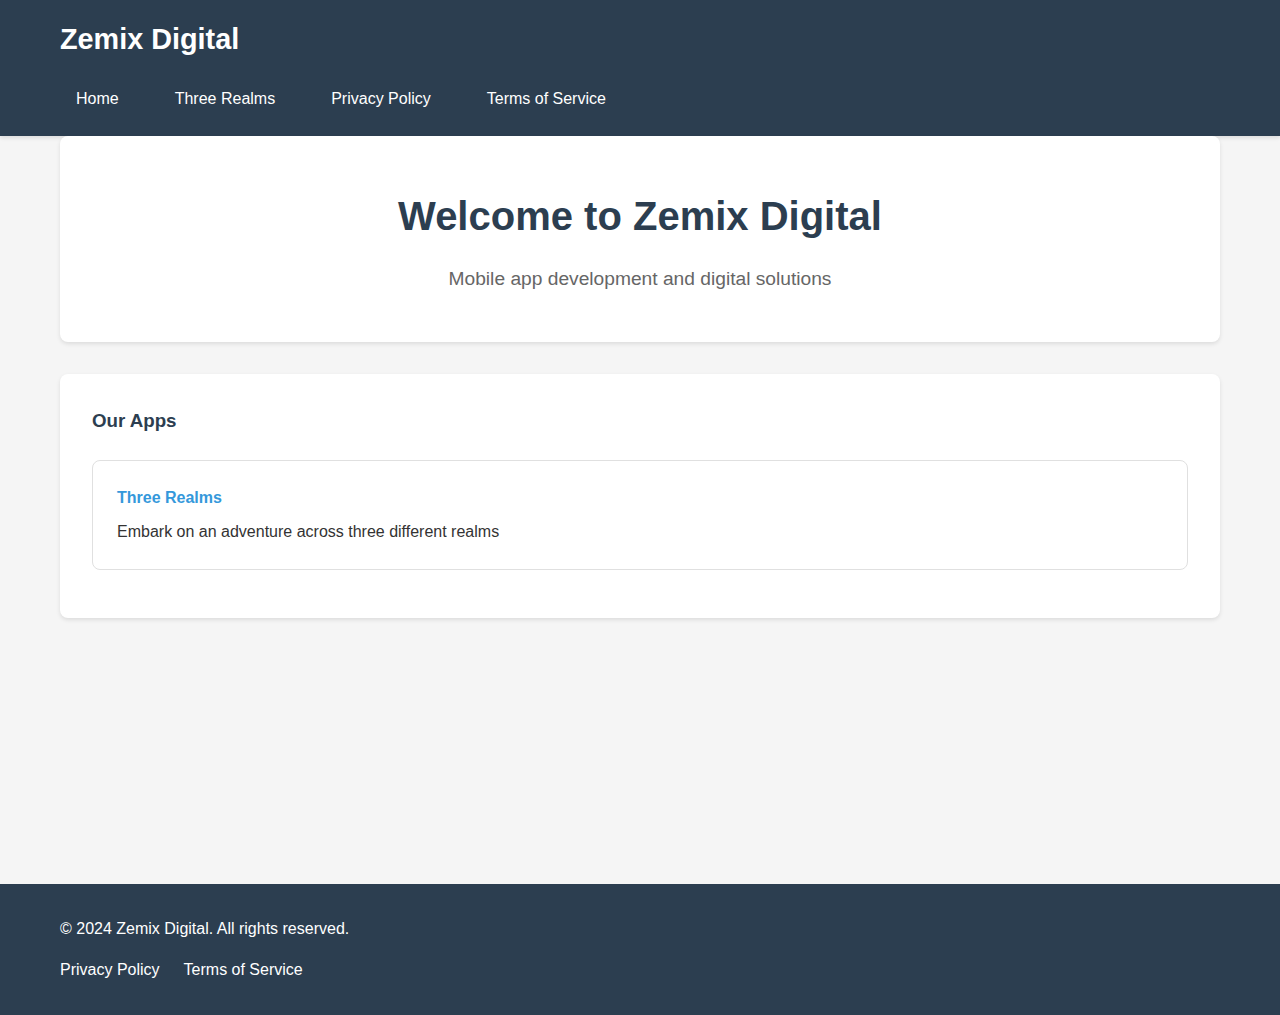
<file: index.html>
<!DOCTYPE html>
<html lang="en">
<head>
    <meta charset="UTF-8">
    <meta name="viewport" content="width=device-width, initial-scale=1.0">
    <title>Zemix Digital</title>
    <link rel="stylesheet" href="styles.css">
</head>
<body>
    <header>
        <div class="container">
            <h1>Zemix Digital</h1>
            <nav>
                <a href="index.html">Home</a>
                <a href="three-realms.html">Three Realms</a>
                <a href="privacy-policy.html">Privacy Policy</a>
                <a href="terms-of-service.html">Terms of Service</a>
            </nav>
        </div>
    </header>

    <main class="container">
        <section class="hero">
            <h2>Welcome to Zemix Digital</h2>
            <p>Mobile app development and digital solutions</p>
        </section>

        <section class="content">
            <h3>Our Apps</h3>
            <div class="app-card">
                <h4><a href="three-realms.html">Three Realms</a></h4>
                <p>Embark on an adventure across three different realms</p>
            </div>
        </section>
    </main>

    <footer>
        <div class="container">
            <p>&copy; 2024 Zemix Digital. All rights reserved.</p>
            <div class="footer-links">
                <a href="privacy-policy.html">Privacy Policy</a>
                <a href="terms-of-service.html">Terms of Service</a>
            </div>
        </div>
    </footer>
</body>
</html>
</file>
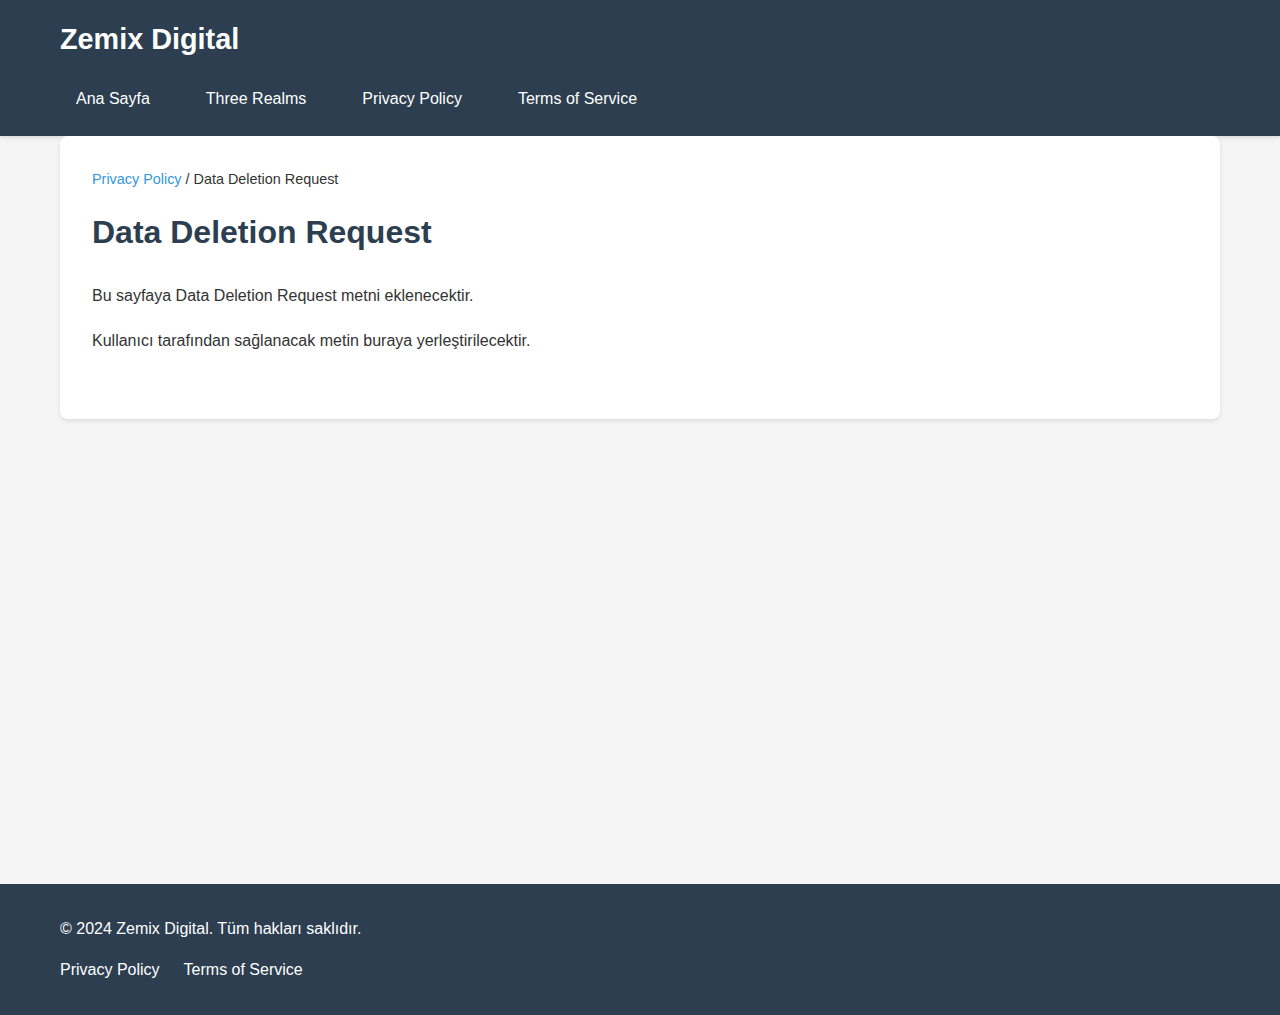
<file: data-deletion-request.html>
<!DOCTYPE html>
<html lang="tr">
<head>
    <meta charset="UTF-8">
    <meta name="viewport" content="width=device-width, initial-scale=1.0">
    <title>Data Deletion Request - Zemix Digital</title>
    <link rel="stylesheet" href="styles.css">
</head>
<body>
    <header>
        <div class="container">
            <h1>Zemix Digital</h1>
            <nav>
                <a href="index.html">Ana Sayfa</a>
                <a href="three-realms.html">Three Realms</a>
                <a href="privacy-policy.html">Privacy Policy</a>
                <a href="terms-of-service.html">Terms of Service</a>
            </nav>
        </div>
    </header>

    <main class="container">
        <section class="page-content">
            <nav class="breadcrumb">
                <a href="privacy-policy.html">Privacy Policy</a> / Data Deletion Request
            </nav>
            <h2>Data Deletion Request</h2>
            <div class="content-text">
                <p>Bu sayfaya Data Deletion Request metni eklenecektir.</p>
                <p>Kullanıcı tarafından sağlanacak metin buraya yerleştirilecektir.</p>
            </div>
        </section>
    </main>

    <footer>
        <div class="container">
            <p>&copy; 2024 Zemix Digital. Tüm hakları saklıdır.</p>
            <div class="footer-links">
                <a href="privacy-policy.html">Privacy Policy</a>
                <a href="terms-of-service.html">Terms of Service</a>
            </div>
        </div>
    </footer>
</body>
</html>
</file>
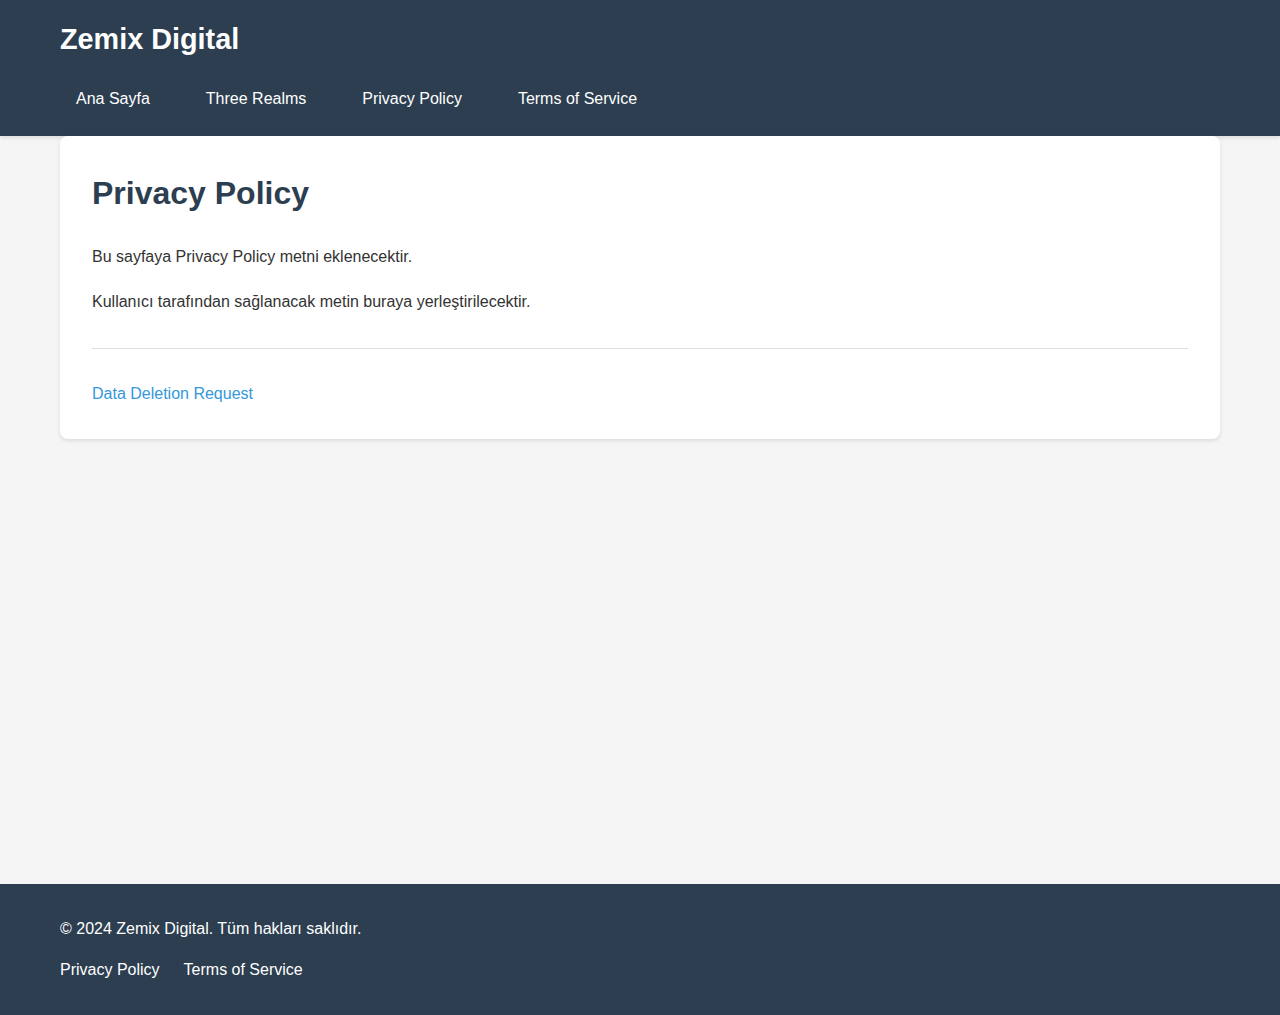
<file: privacy-policy.html>
<!DOCTYPE html>
<html lang="tr">
<head>
    <meta charset="UTF-8">
    <meta name="viewport" content="width=device-width, initial-scale=1.0">
    <title>Privacy Policy - Zemix Digital</title>
    <link rel="stylesheet" href="styles.css">
</head>
<body>
    <header>
        <div class="container">
            <h1>Zemix Digital</h1>
            <nav>
                <a href="index.html">Ana Sayfa</a>
                <a href="three-realms.html">Three Realms</a>
                <a href="privacy-policy.html">Privacy Policy</a>
                <a href="terms-of-service.html">Terms of Service</a>
            </nav>
        </div>
    </header>

    <main class="container">
        <section class="page-content">
            <h2>Privacy Policy</h2>
            <div class="content-text">
                <p>Bu sayfaya Privacy Policy metni eklenecektir.</p>
                <p>Kullanıcı tarafından sağlanacak metin buraya yerleştirilecektir.</p>
            </div>
            
            <div class="sub-page-link">
                <a href="data-deletion-request.html">Data Deletion Request</a>
            </div>
        </section>
    </main>

    <footer>
        <div class="container">
            <p>&copy; 2024 Zemix Digital. Tüm hakları saklıdır.</p>
            <div class="footer-links">
                <a href="privacy-policy.html">Privacy Policy</a>
                <a href="terms-of-service.html">Terms of Service</a>
            </div>
        </div>
    </footer>
</body>
</html>
</file>
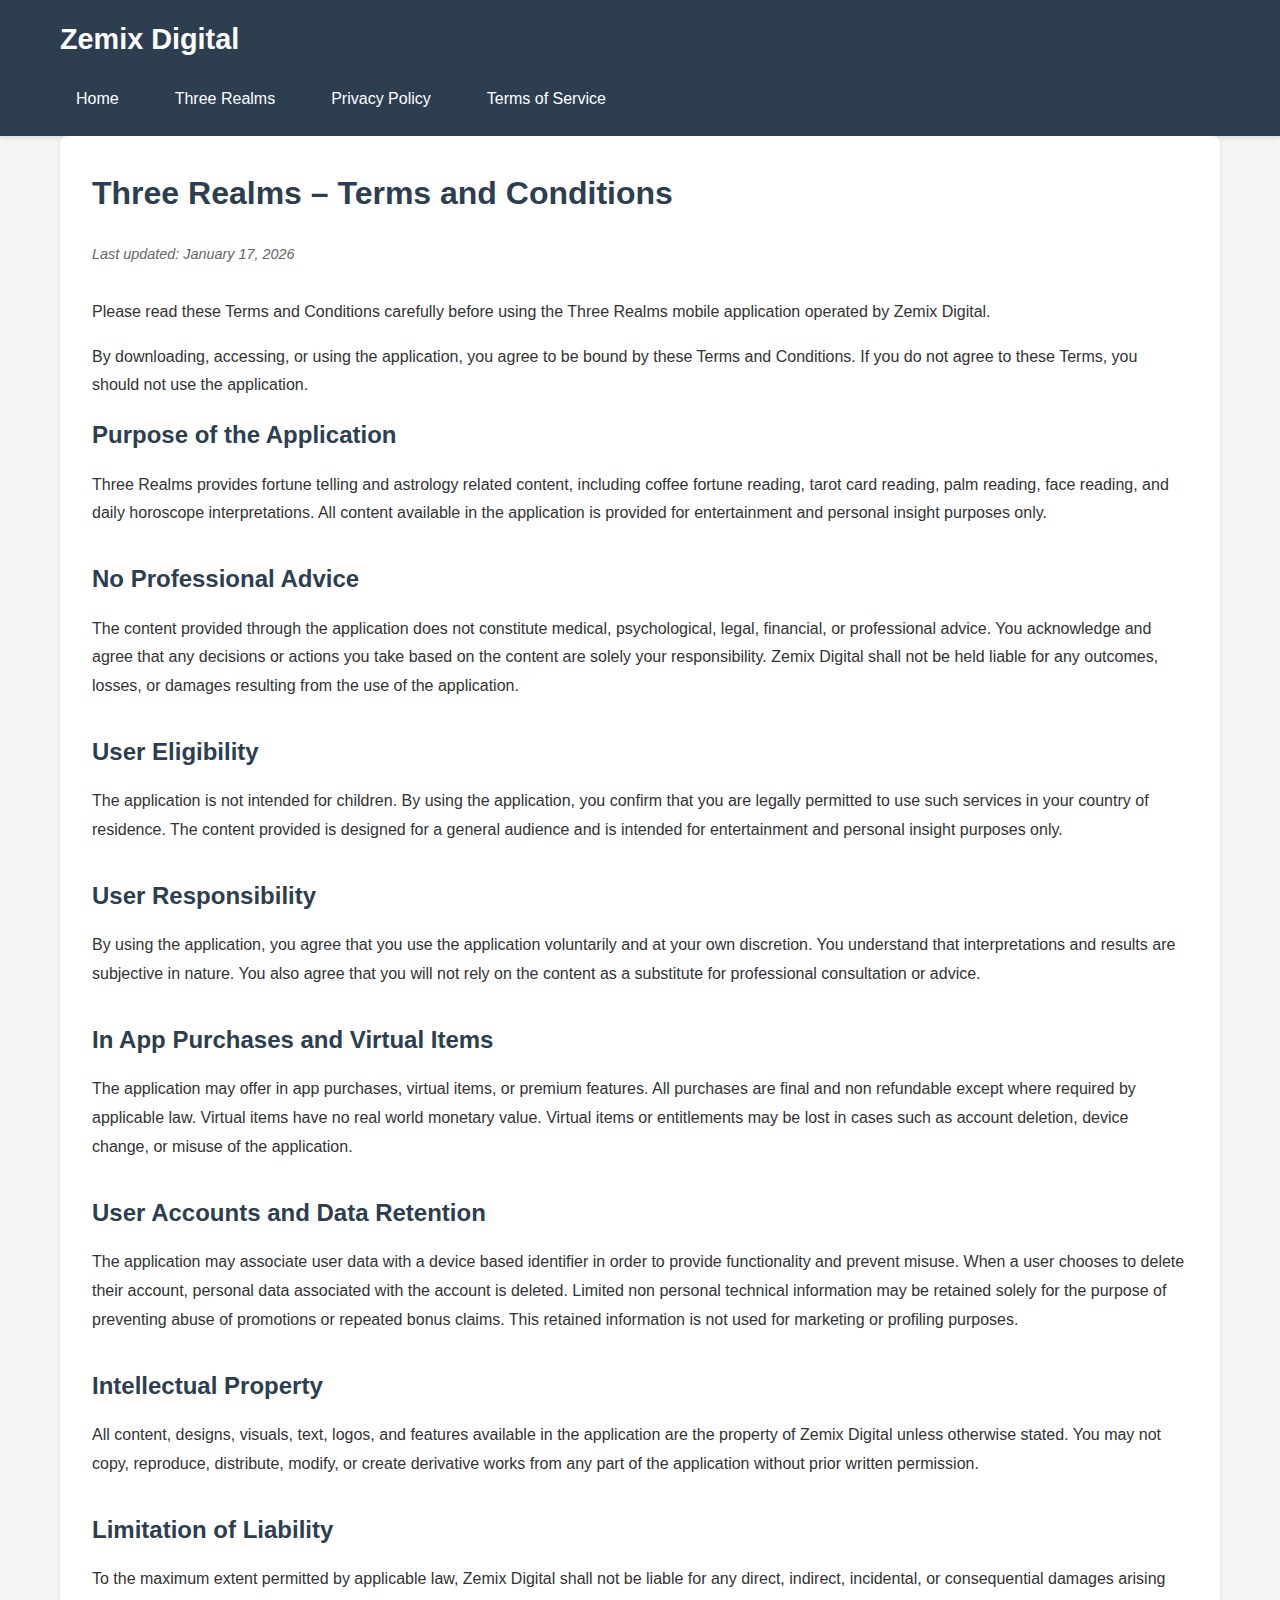
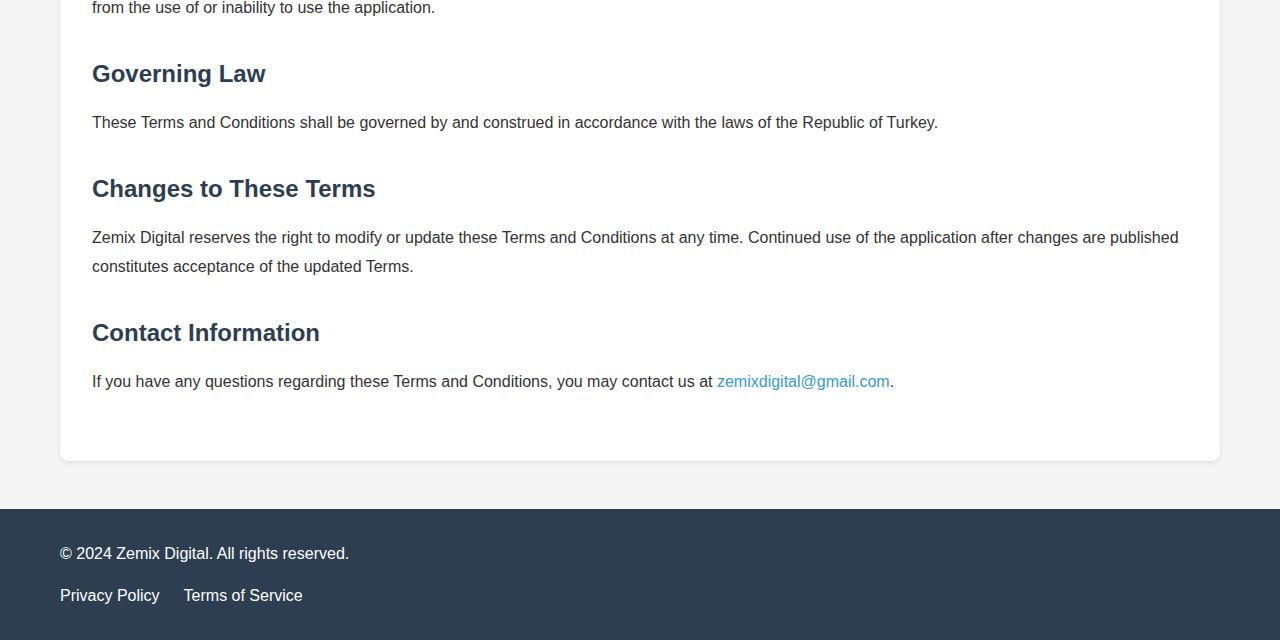
<file: terms-of-service.html>
<!DOCTYPE html>
<html lang="en">
<head>
    <meta charset="UTF-8">
    <meta name="viewport" content="width=device-width, initial-scale=1.0">
    <title>Terms of Service - Zemix Digital</title>
    <link rel="stylesheet" href="styles.css">
</head>
<body>
    <header>
        <div class="container">
            <h1>Zemix Digital</h1>
            <nav>
                <a href="index.html">Home</a>
                <a href="three-realms.html">Three Realms</a>
                <a href="privacy-policy.html">Privacy Policy</a>
                <a href="terms-of-service.html">Terms of Service</a>
            </nav>
        </div>
    </header>

    <main class="container">
        <section class="page-content">
            <h2>Three Realms – Terms and Conditions</h2>
            <p class="last-updated">Last updated: January 17, 2026</p>
            
            <div class="content-text">
                <p>Please read these Terms and Conditions carefully before using the Three Realms mobile application operated by Zemix Digital.</p>
                <p>By downloading, accessing, or using the application, you agree to be bound by these Terms and Conditions. If you do not agree to these Terms, you should not use the application.</p>

                <h3>Purpose of the Application</h3>
                <p>Three Realms provides fortune telling and astrology related content, including coffee fortune reading, tarot card reading, palm reading, face reading, and daily horoscope interpretations. All content available in the application is provided for entertainment and personal insight purposes only.</p>

                <h3>No Professional Advice</h3>
                <p>The content provided through the application does not constitute medical, psychological, legal, financial, or professional advice. You acknowledge and agree that any decisions or actions you take based on the content are solely your responsibility. Zemix Digital shall not be held liable for any outcomes, losses, or damages resulting from the use of the application.</p>

                <h3>User Eligibility</h3>
                <p>The application is not intended for children. By using the application, you confirm that you are legally permitted to use such services in your country of residence. The content provided is designed for a general audience and is intended for entertainment and personal insight purposes only.</p>

                <h3>User Responsibility</h3>
                <p>By using the application, you agree that you use the application voluntarily and at your own discretion. You understand that interpretations and results are subjective in nature. You also agree that you will not rely on the content as a substitute for professional consultation or advice.</p>

                <h3>In App Purchases and Virtual Items</h3>
                <p>The application may offer in app purchases, virtual items, or premium features. All purchases are final and non refundable except where required by applicable law. Virtual items have no real world monetary value. Virtual items or entitlements may be lost in cases such as account deletion, device change, or misuse of the application.</p>

                <h3>User Accounts and Data Retention</h3>
                <p>The application may associate user data with a device based identifier in order to provide functionality and prevent misuse. When a user chooses to delete their account, personal data associated with the account is deleted. Limited non personal technical information may be retained solely for the purpose of preventing abuse of promotions or repeated bonus claims. This retained information is not used for marketing or profiling purposes.</p>

                <h3>Intellectual Property</h3>
                <p>All content, designs, visuals, text, logos, and features available in the application are the property of Zemix Digital unless otherwise stated. You may not copy, reproduce, distribute, modify, or create derivative works from any part of the application without prior written permission.</p>

                <h3>Limitation of Liability</h3>
                <p>To the maximum extent permitted by applicable law, Zemix Digital shall not be liable for any direct, indirect, incidental, or consequential damages arising from the use of or inability to use the application.</p>

                <h3>Governing Law</h3>
                <p>These Terms and Conditions shall be governed by and construed in accordance with the laws of the Republic of Turkey.</p>

                <h3>Changes to These Terms</h3>
                <p>Zemix Digital reserves the right to modify or update these Terms and Conditions at any time. Continued use of the application after changes are published constitutes acceptance of the updated Terms.</p>

                <h3>Contact Information</h3>
                <p>If you have any questions regarding these Terms and Conditions, you may contact us at <a href="mailto:zemixdigital@gmail.com">zemixdigital@gmail.com</a>.</p>
            </div>
        </section>
    </main>

    <footer>
        <div class="container">
            <p>&copy; 2024 Zemix Digital. All rights reserved.</p>
            <div class="footer-links">
                <a href="privacy-policy.html">Privacy Policy</a>
                <a href="terms-of-service.html">Terms of Service</a>
            </div>
        </div>
    </footer>
</body>
</html>
</file>
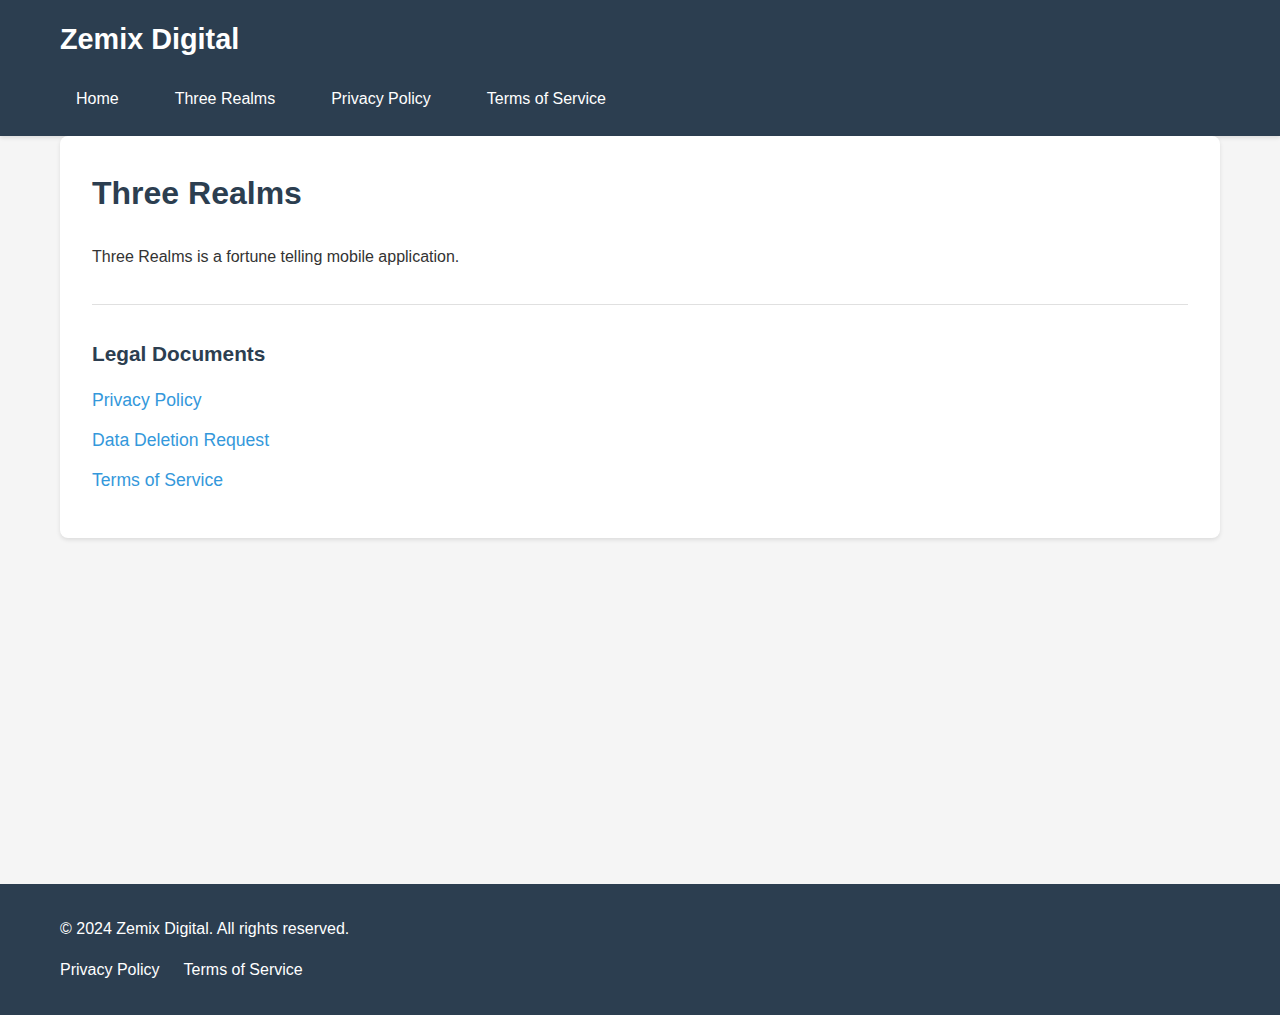
<file: three-realms.html>
<!DOCTYPE html>
<html lang="en">
<head>
    <meta charset="UTF-8">
    <meta name="viewport" content="width=device-width, initial-scale=1.0">
    <title>Three Realms - Zemix Digital</title>
    <link rel="stylesheet" href="styles.css">
</head>
<body>
    <header>
        <div class="container">
            <h1>Zemix Digital</h1>
            <nav>
                <a href="index.html">Home</a>
                <a href="three-realms.html">Three Realms</a>
                <a href="privacy-policy.html">Privacy Policy</a>
                <a href="terms-of-service.html">Terms of Service</a>
            </nav>
        </div>
    </header>

    <main class="container">
        <section class="page-content">
            <h2>Three Realms</h2>
            <div class="content-text">
                <p>Three Realms is a fortune telling mobile application.</p>
            </div>
            
            <div class="app-links">
                <h3>Legal Documents</h3>
                <ul>
                    <li><a href="privacy-policy.html">Privacy Policy</a></li>
                    <li><a href="data-deletion-request.html">Data Deletion Request</a></li>
                    <li><a href="terms-of-service.html">Terms of Service</a></li>
                </ul>
            </div>
        </section>
    </main>

    <footer>
        <div class="container">
            <p>&copy; 2024 Zemix Digital. All rights reserved.</p>
            <div class="footer-links">
                <a href="privacy-policy.html">Privacy Policy</a>
                <a href="terms-of-service.html">Terms of Service</a>
            </div>
        </div>
    </footer>
</body>
</html>
</file>
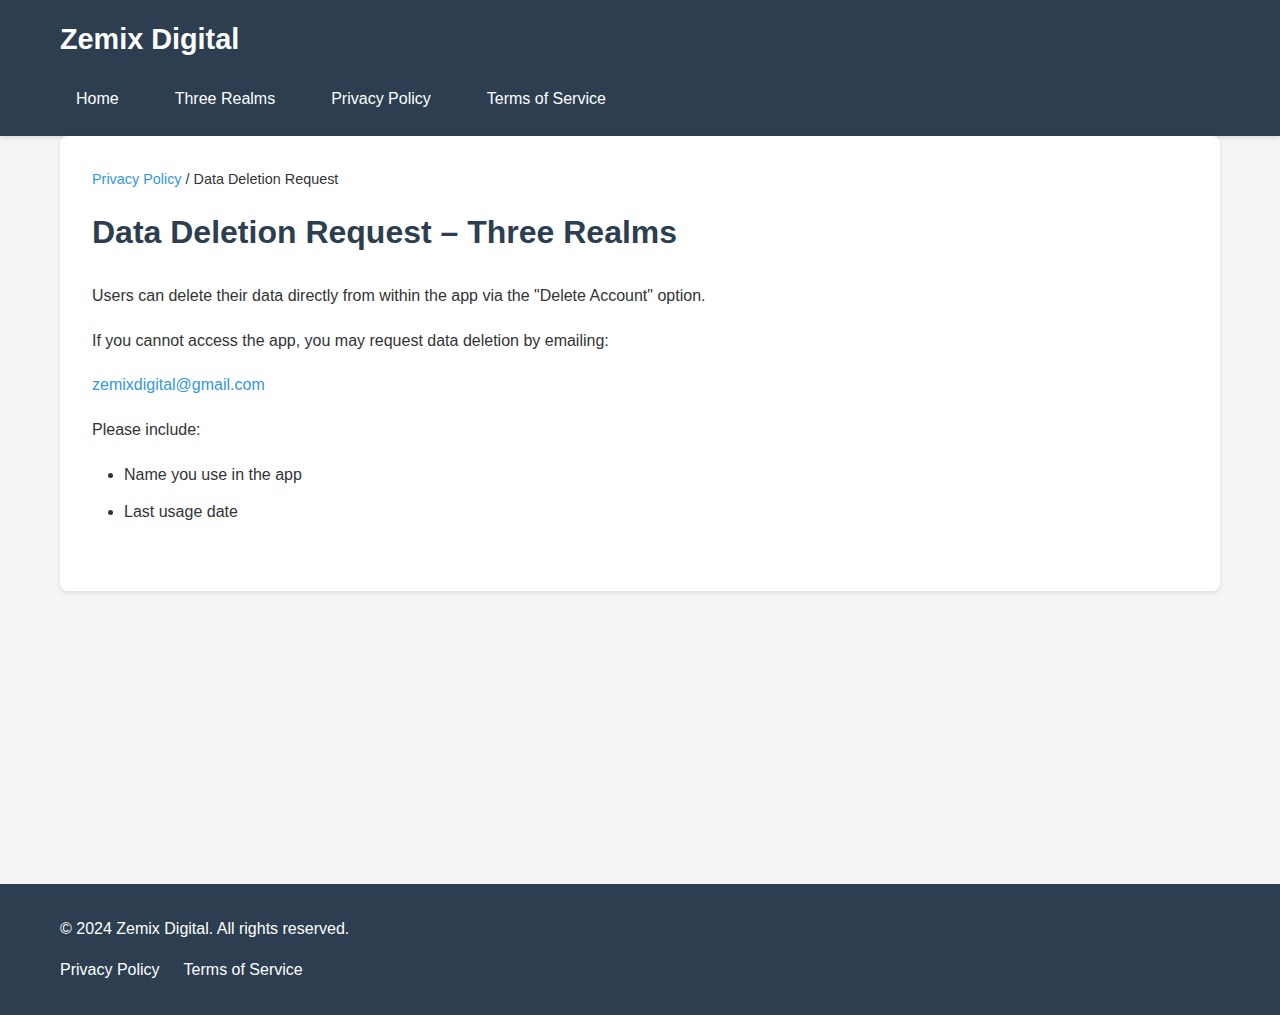
<file: three-realms/data-deletion-request.html>
<!DOCTYPE html>
<html lang="en">
<head>
    <meta charset="UTF-8">
    <meta name="viewport" content="width=device-width, initial-scale=1.0">
    <title>Data Deletion Request - Zemix Digital</title>
    <link rel="stylesheet" href="../styles.css">
</head>
<body>
    <header>
        <div class="container">
            <h1>Zemix Digital</h1>
            <nav>
                <a href="../index.html">Home</a>
                <a href="../three-realms.html">Three Realms</a>
                <a href="privacy-policy.html">Privacy Policy</a>
                <a href="terms-of-service.html">Terms of Service</a>
            </nav>
        </div>
    </header>

    <main class="container">
        <section class="page-content">
            <nav class="breadcrumb">
                <a href="privacy-policy.html">Privacy Policy</a> / Data Deletion Request
            </nav>
            <h2>Data Deletion Request – Three Realms</h2>
            <div class="content-text">
                <p>Users can delete their data directly from within the app via the "Delete Account" option.</p>
                
                <p>If you cannot access the app, you may request data deletion by emailing:</p>
                <p><a href="mailto:zemixdigital@gmail.com">zemixdigital@gmail.com</a></p>
                
                <p>Please include:</p>
                <ul>
                    <li>Name you use in the app</li>
                    <li>Last usage date</li>
                </ul>
            </div>
        </section>
    </main>

    <footer>
        <div class="container">
            <p>&copy; 2024 Zemix Digital. All rights reserved.</p>
            <div class="footer-links">
                <a href="privacy-policy.html">Privacy Policy</a>
                <a href="terms-of-service.html">Terms of Service</a>
            </div>
        </div>
    </footer>
</body>
</html>
</file>
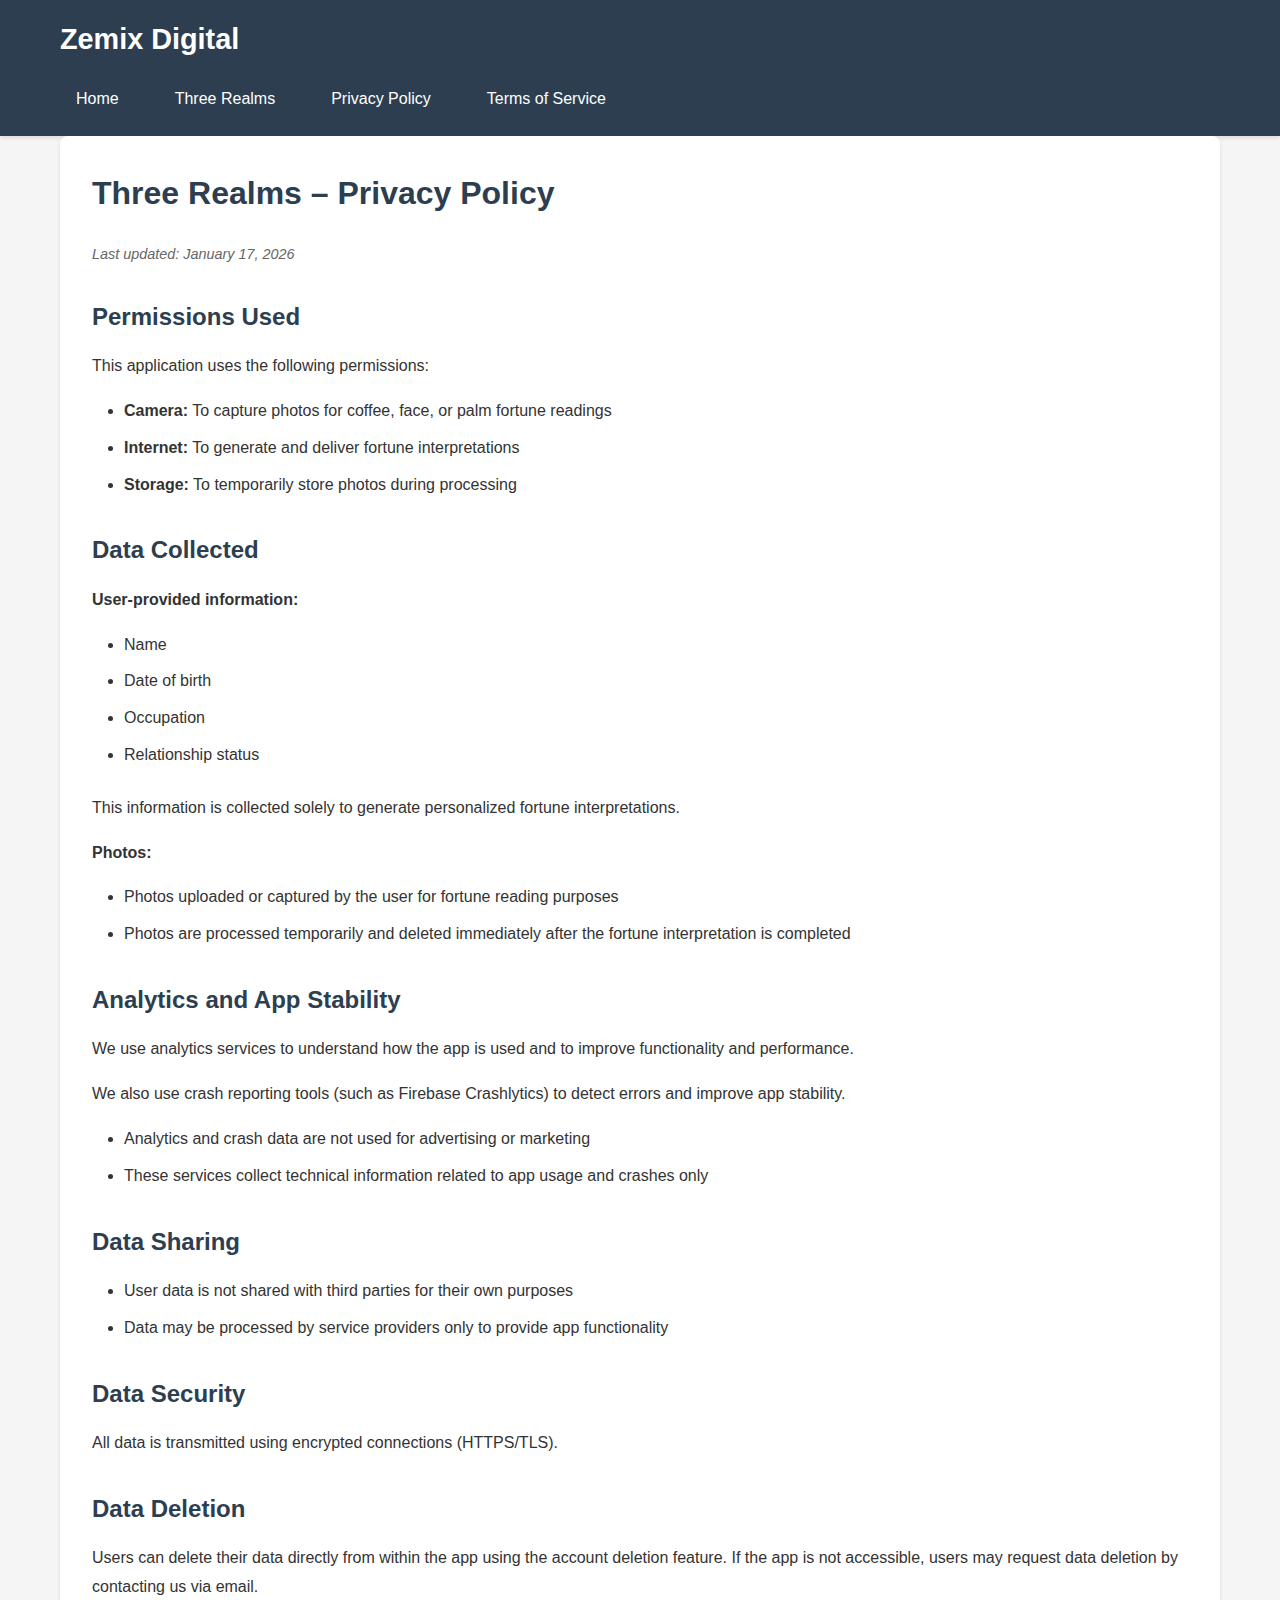
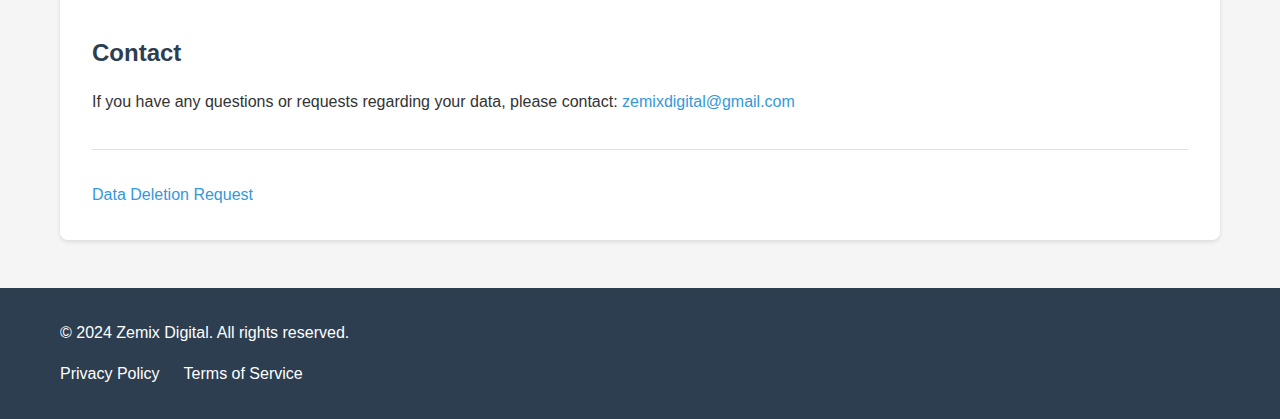
<file: three-realms/privacy-policy.html>
<!DOCTYPE html>
<html lang="en">
<head>
    <meta charset="UTF-8">
    <meta name="viewport" content="width=device-width, initial-scale=1.0">
    <title>Privacy Policy - Zemix Digital</title>
    <link rel="stylesheet" href="../styles.css">
</head>
<body>
    <header>
        <div class="container">
            <h1>Zemix Digital</h1>
            <nav>
                <a href="../index.html">Home</a>
                <a href="../three-realms.html">Three Realms</a>
                <a href="privacy-policy.html">Privacy Policy</a>
                <a href="terms-of-service.html">Terms of Service</a>
            </nav>
        </div>
    </header>

    <main class="container">
        <section class="page-content">
            <h2>Three Realms – Privacy Policy</h2>
            <p class="last-updated">Last updated: January 17, 2026</p>
            
            <div class="content-text">
                <h3>Permissions Used</h3>
                <p>This application uses the following permissions:</p>
                <ul>
                    <li><strong>Camera:</strong> To capture photos for coffee, face, or palm fortune readings</li>
                    <li><strong>Internet:</strong> To generate and deliver fortune interpretations</li>
                    <li><strong>Storage:</strong> To temporarily store photos during processing</li>
                </ul>

                <h3>Data Collected</h3>
                <p><strong>User-provided information:</strong></p>
                <ul>
                    <li>Name</li>
                    <li>Date of birth</li>
                    <li>Occupation</li>
                    <li>Relationship status</li>
                </ul>
                <p>This information is collected solely to generate personalized fortune interpretations.</p>

                <p><strong>Photos:</strong></p>
                <ul>
                    <li>Photos uploaded or captured by the user for fortune reading purposes</li>
                    <li>Photos are processed temporarily and deleted immediately after the fortune interpretation is completed</li>
                </ul>

                <h3>Analytics and App Stability</h3>
                <p>We use analytics services to understand how the app is used and to improve functionality and performance.</p>
                <p>We also use crash reporting tools (such as Firebase Crashlytics) to detect errors and improve app stability.</p>
                <ul>
                    <li>Analytics and crash data are not used for advertising or marketing</li>
                    <li>These services collect technical information related to app usage and crashes only</li>
                </ul>

                <h3>Data Sharing</h3>
                <ul>
                    <li>User data is not shared with third parties for their own purposes</li>
                    <li>Data may be processed by service providers only to provide app functionality</li>
                </ul>

                <h3>Data Security</h3>
                <p>All data is transmitted using encrypted connections (HTTPS/TLS).</p>

                <h3>Data Deletion</h3>
                <p>Users can delete their data directly from within the app using the account deletion feature. If the app is not accessible, users may request data deletion by contacting us via email.</p>

                <h3>Contact</h3>
                <p>If you have any questions or requests regarding your data, please contact: <a href="mailto:zemixdigital@gmail.com">zemixdigital@gmail.com</a></p>
            </div>
            
            <div class="sub-page-link">
                <a href="data-deletion-request.html">Data Deletion Request</a>
            </div>
        </section>
    </main>

    <footer>
        <div class="container">
            <p>&copy; 2024 Zemix Digital. All rights reserved.</p>
            <div class="footer-links">
                <a href="privacy-policy.html">Privacy Policy</a>
                <a href="terms-of-service.html">Terms of Service</a>
            </div>
        </div>
    </footer>
</body>
</html>
</file>
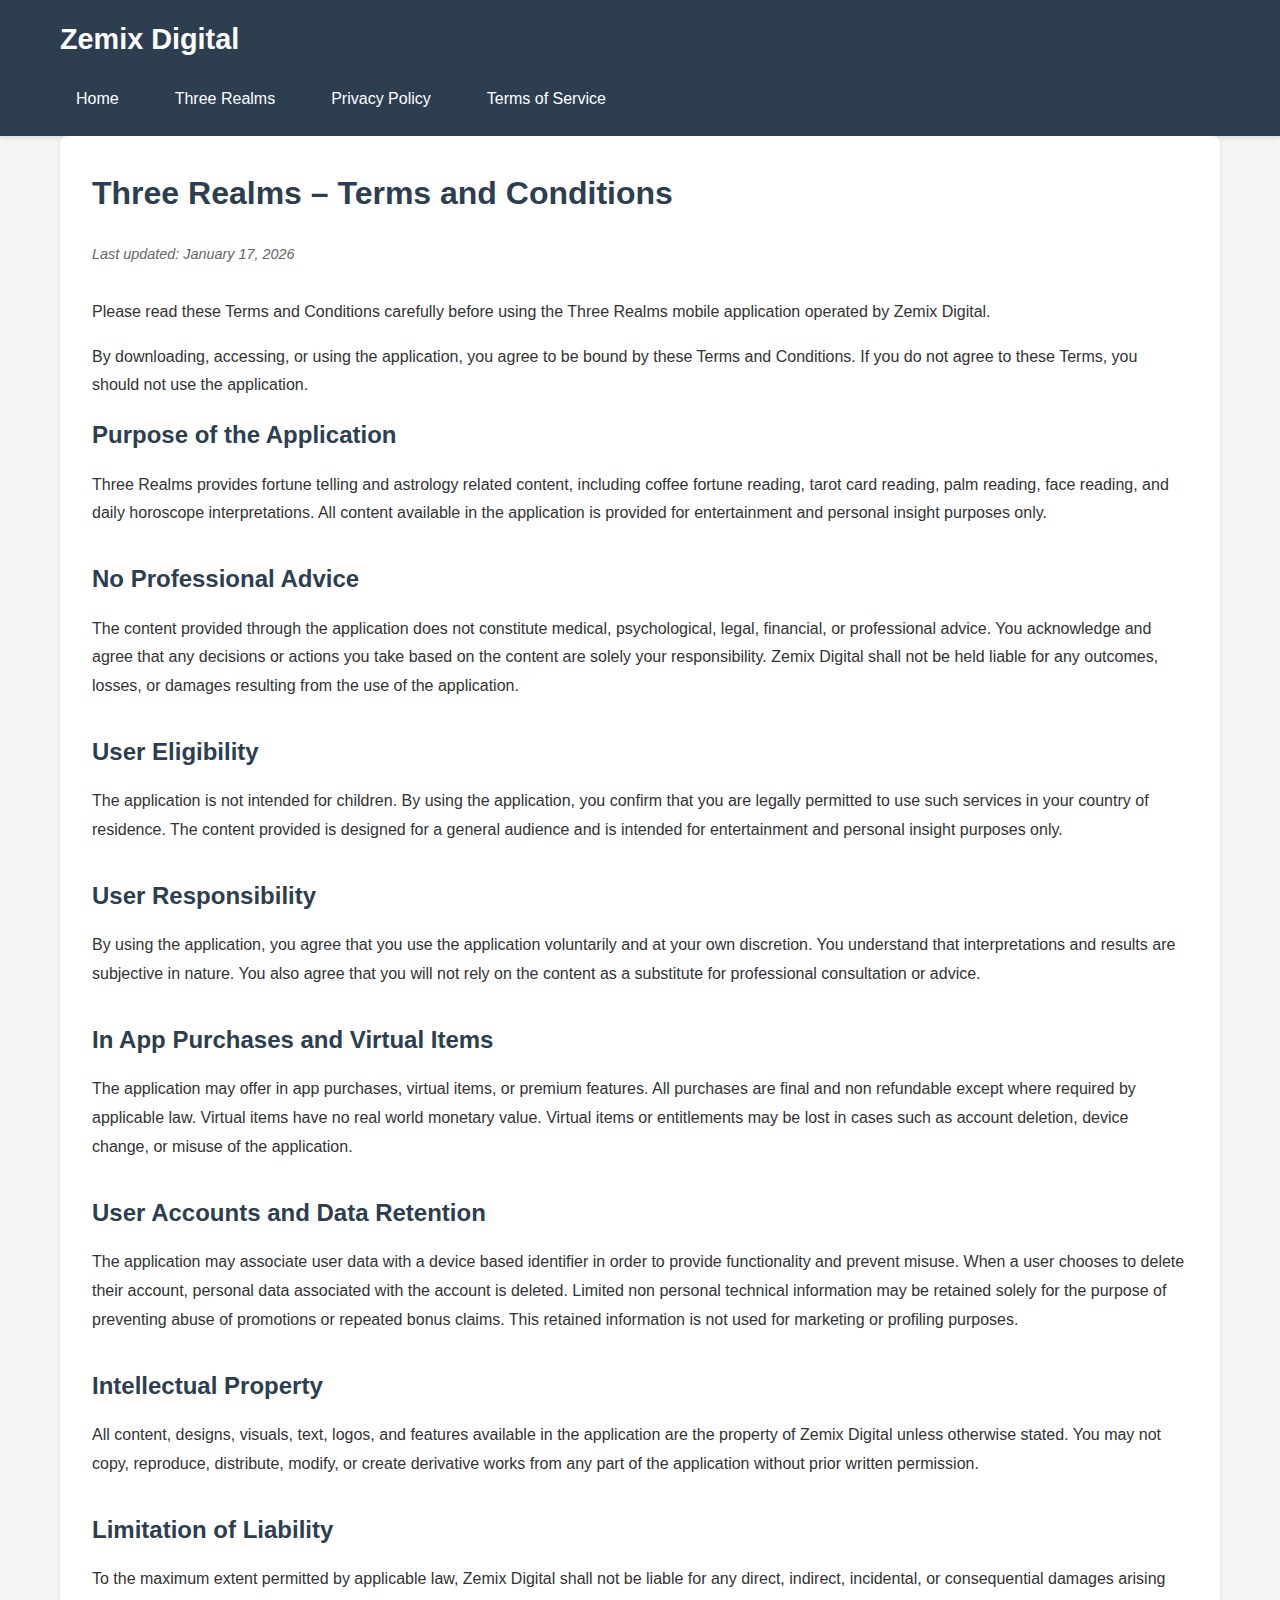
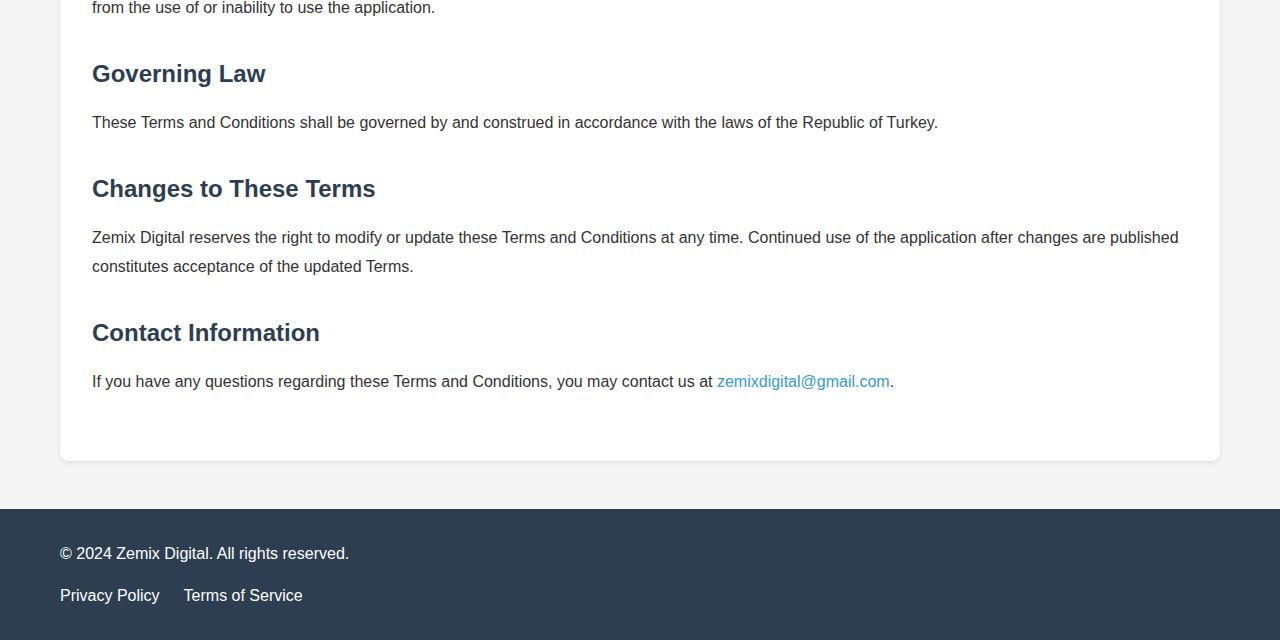
<file: three-realms/terms-of-service.html>
<!DOCTYPE html>
<html lang="en">
<head>
    <meta charset="UTF-8">
    <meta name="viewport" content="width=device-width, initial-scale=1.0">
    <title>Terms of Service - Zemix Digital</title>
    <link rel="stylesheet" href="../styles.css">
</head>
<body>
    <header>
        <div class="container">
            <h1>Zemix Digital</h1>
            <nav>
                <a href="../index.html">Home</a>
                <a href="../three-realms.html">Three Realms</a>
                <a href="privacy-policy.html">Privacy Policy</a>
                <a href="terms-of-service.html">Terms of Service</a>
            </nav>
        </div>
    </header>

    <main class="container">
        <section class="page-content">
            <h2>Three Realms – Terms and Conditions</h2>
            <p class="last-updated">Last updated: January 17, 2026</p>
            
            <div class="content-text">
                <p>Please read these Terms and Conditions carefully before using the Three Realms mobile application operated by Zemix Digital.</p>
                <p>By downloading, accessing, or using the application, you agree to be bound by these Terms and Conditions. If you do not agree to these Terms, you should not use the application.</p>

                <h3>Purpose of the Application</h3>
                <p>Three Realms provides fortune telling and astrology related content, including coffee fortune reading, tarot card reading, palm reading, face reading, and daily horoscope interpretations. All content available in the application is provided for entertainment and personal insight purposes only.</p>

                <h3>No Professional Advice</h3>
                <p>The content provided through the application does not constitute medical, psychological, legal, financial, or professional advice. You acknowledge and agree that any decisions or actions you take based on the content are solely your responsibility. Zemix Digital shall not be held liable for any outcomes, losses, or damages resulting from the use of the application.</p>

                <h3>User Eligibility</h3>
                <p>The application is not intended for children. By using the application, you confirm that you are legally permitted to use such services in your country of residence. The content provided is designed for a general audience and is intended for entertainment and personal insight purposes only.</p>

                <h3>User Responsibility</h3>
                <p>By using the application, you agree that you use the application voluntarily and at your own discretion. You understand that interpretations and results are subjective in nature. You also agree that you will not rely on the content as a substitute for professional consultation or advice.</p>

                <h3>In App Purchases and Virtual Items</h3>
                <p>The application may offer in app purchases, virtual items, or premium features. All purchases are final and non refundable except where required by applicable law. Virtual items have no real world monetary value. Virtual items or entitlements may be lost in cases such as account deletion, device change, or misuse of the application.</p>

                <h3>User Accounts and Data Retention</h3>
                <p>The application may associate user data with a device based identifier in order to provide functionality and prevent misuse. When a user chooses to delete their account, personal data associated with the account is deleted. Limited non personal technical information may be retained solely for the purpose of preventing abuse of promotions or repeated bonus claims. This retained information is not used for marketing or profiling purposes.</p>

                <h3>Intellectual Property</h3>
                <p>All content, designs, visuals, text, logos, and features available in the application are the property of Zemix Digital unless otherwise stated. You may not copy, reproduce, distribute, modify, or create derivative works from any part of the application without prior written permission.</p>

                <h3>Limitation of Liability</h3>
                <p>To the maximum extent permitted by applicable law, Zemix Digital shall not be liable for any direct, indirect, incidental, or consequential damages arising from the use of or inability to use the application.</p>

                <h3>Governing Law</h3>
                <p>These Terms and Conditions shall be governed by and construed in accordance with the laws of the Republic of Turkey.</p>

                <h3>Changes to These Terms</h3>
                <p>Zemix Digital reserves the right to modify or update these Terms and Conditions at any time. Continued use of the application after changes are published constitutes acceptance of the updated Terms.</p>

                <h3>Contact Information</h3>
                <p>If you have any questions regarding these Terms and Conditions, you may contact us at <a href="mailto:zemixdigital@gmail.com">zemixdigital@gmail.com</a>.</p>
            </div>
        </section>
    </main>

    <footer>
        <div class="container">
            <p>&copy; 2024 Zemix Digital. All rights reserved.</p>
            <div class="footer-links">
                <a href="privacy-policy.html">Privacy Policy</a>
                <a href="terms-of-service.html">Terms of Service</a>
            </div>
        </div>
    </footer>
</body>
</html>
</file>
<file: styles.css>
* {
    margin: 0;
    padding: 0;
    box-sizing: border-box;
}

body {
    font-family: -apple-system, BlinkMacSystemFont, 'Segoe UI', Roboto, Oxygen, Ubuntu, Cantarell, sans-serif;
    line-height: 1.6;
    color: #333;
    background-color: #f5f5f5;
}

.container {
    max-width: 1200px;
    margin: 0 auto;
    padding: 0 20px;
}

header {
    background-color: #2c3e50;
    color: white;
    padding: 1rem 0;
    box-shadow: 0 2px 4px rgba(0,0,0,0.1);
}

header h1 {
    font-size: 1.8rem;
    margin-bottom: 1rem;
}

header nav {
    display: flex;
    gap: 1.5rem;
    flex-wrap: wrap;
}

header nav a {
    color: white;
    text-decoration: none;
    padding: 0.5rem 1rem;
    border-radius: 4px;
    transition: background-color 0.3s;
}

header nav a:hover {
    background-color: #34495e;
}

main {
    min-height: calc(100vh - 200px);
    padding: 2rem 0;
}

.hero {
    text-align: center;
    padding: 3rem 0;
    background-color: white;
    border-radius: 8px;
    margin-bottom: 2rem;
    box-shadow: 0 2px 4px rgba(0,0,0,0.1);
}

.hero h2 {
    font-size: 2.5rem;
    margin-bottom: 1rem;
    color: #2c3e50;
}

.hero p {
    font-size: 1.2rem;
    color: #666;
}

.content {
    background-color: white;
    padding: 2rem;
    border-radius: 8px;
    box-shadow: 0 2px 4px rgba(0,0,0,0.1);
}

.content h3 {
    margin-bottom: 1.5rem;
    color: #2c3e50;
}

.app-card {
    padding: 1.5rem;
    border: 1px solid #e0e0e0;
    border-radius: 8px;
    margin-bottom: 1rem;
    transition: box-shadow 0.3s;
}

.app-card:hover {
    box-shadow: 0 4px 8px rgba(0,0,0,0.1);
}

.app-card h4 {
    margin-bottom: 0.5rem;
}

.app-card h4 a {
    color: #3498db;
    text-decoration: none;
}

.app-card h4 a:hover {
    text-decoration: underline;
}

.page-content {
    background-color: white;
    padding: 2rem;
    border-radius: 8px;
    box-shadow: 0 2px 4px rgba(0,0,0,0.1);
}

.page-content h2 {
    color: #2c3e50;
    margin-bottom: 1.5rem;
    font-size: 2rem;
}

.content-text {
    margin-bottom: 2rem;
}

.content-text p {
    margin-bottom: 1rem;
    line-height: 1.8;
}

.content-text h3 {
    color: #2c3e50;
    margin-top: 2rem;
    margin-bottom: 1rem;
    font-size: 1.5rem;
}

.content-text h3:first-of-type {
    margin-top: 0;
}

.content-text ul {
    margin-bottom: 1.5rem;
    margin-left: 2rem;
    line-height: 1.8;
}

.content-text li {
    margin-bottom: 0.5rem;
}

.content-text a {
    color: #3498db;
    text-decoration: none;
}

.content-text a:hover {
    text-decoration: underline;
}

.last-updated {
    color: #666;
    font-size: 0.9rem;
    margin-bottom: 2rem;
    font-style: italic;
}

.app-links {
    margin-top: 2rem;
    padding-top: 2rem;
    border-top: 1px solid #e0e0e0;
}

.app-links h3 {
    color: #2c3e50;
    margin-bottom: 1rem;
    font-size: 1.3rem;
}

.app-links ul {
    list-style: none;
    margin-left: 0;
    padding-left: 0;
}

.app-links li {
    margin-bottom: 0.75rem;
}

.app-links a {
    color: #3498db;
    text-decoration: none;
    font-size: 1.1rem;
}

.app-links a:hover {
    text-decoration: underline;
}

.breadcrumb {
    margin-bottom: 1rem;
    font-size: 0.9rem;
}

.breadcrumb a {
    color: #3498db;
    text-decoration: none;
}

.breadcrumb a:hover {
    text-decoration: underline;
}

.sub-page-link {
    margin-top: 2rem;
    padding-top: 2rem;
    border-top: 1px solid #e0e0e0;
}

.sub-page-link a {
    color: #3498db;
    text-decoration: none;
    font-weight: 500;
}

.sub-page-link a:hover {
    text-decoration: underline;
}

footer {
    background-color: #2c3e50;
    color: white;
    padding: 2rem 0;
    margin-top: 3rem;
}

footer p {
    margin-bottom: 1rem;
}

.footer-links {
    display: flex;
    gap: 1.5rem;
}

.footer-links a {
    color: white;
    text-decoration: none;
}

.footer-links a:hover {
    text-decoration: underline;
}

@media (max-width: 768px) {
    header nav {
        flex-direction: column;
        gap: 0.5rem;
    }
    
    .hero h2 {
        font-size: 1.8rem;
    }
    
    .page-content {
        padding: 1.5rem;
    }
}
</file>
